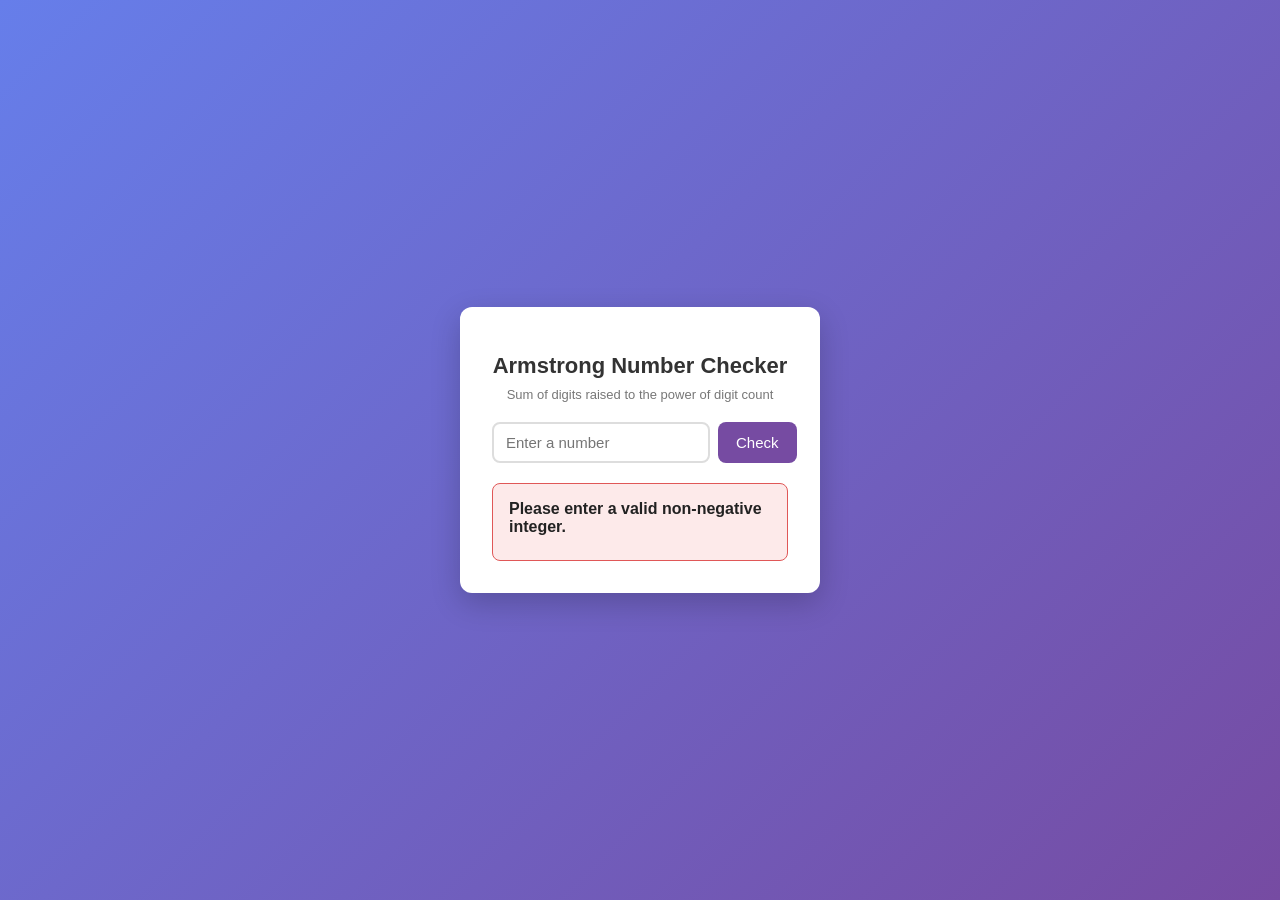
<file: externalexam/index.html>
<!DOCTYPE html>
<html lang="en">
<head>
<meta charset="UTF-8">
<title>Armstrong Number Checker</title>
<link rel="stylesheet" href="style.css">
</head>
<body>

<div class="container">
  <h1>Armstrong Number Checker</h1>
  <p class="subtitle">Sum of digits raised to the power of digit count</p>

  <div class="input-row">
    <input type="number" id="numInput" placeholder="Enter a number">
    <button onclick="checkArmstrong()">Check</button>
  </div>

  <div id="result"></div>
</div>

<script src="script.js"></script>
</body>
</html>
</file>
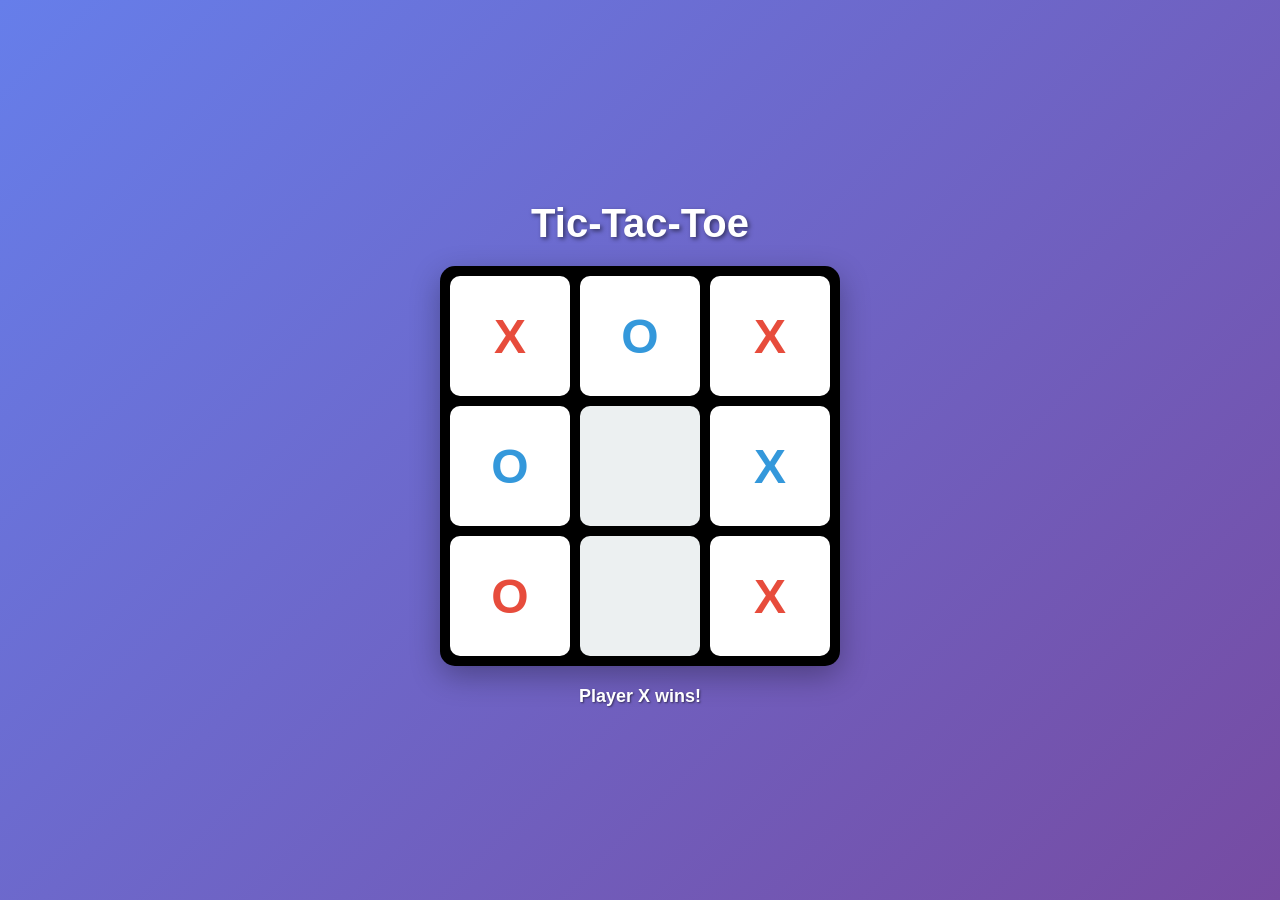
<file: tictactoe.html>
<!DOCTYPE html>
<html lang="en">
<head>
    <meta charset="UTF-8">
    <meta name="viewport" content="width=device-width, initial-scale=1.0">
    <title>Tic-Tac-Toe Game</title>
    <link rel="stylesheet" href="tictactoe.css">
</head>
<body>
    <h1>Tic-Tac-Toe</h1>
    <div class="game-board">
        <div class="cell">X</div>
        <div class="cell">O</div>
        <div class="cell">X</div>
        <div class="cell">O</div>
        <div class="cell"></div>
        <div class="cell">X</div>
        <div class="cell">O</div>
        <div class="cell"></div>
        <div class="cell">X</div>
    </div>
    <p>Player X wins!</p>
</body>
</html>
</file>
<file: externalexam/style.css>
* {
  box-sizing: border-box;
}

body {
  font-family: 'Segoe UI', Arial, sans-serif;
  background: linear-gradient(135deg, #667eea, #764ba2);
  min-height: 100vh;
  margin: 0;
  display: flex;
  align-items: center;
  justify-content: center;
}

.container {
  background: #fff;
  border-radius: 12px;
  box-shadow: 0 10px 30px rgba(0,0,0,0.2);
  padding: 32px;
  width: 360px;
  text-align: center;
}

h1 {
  font-size: 22px;
  margin-bottom: 8px;
  color: #333;
}

p.subtitle {
  font-size: 13px;
  color: #777;
  margin-top: 0;
  margin-bottom: 20px;
}

.input-row {
  display: flex;
  gap: 8px;
  margin-bottom: 20px;
}

input[type="number"] {
  flex: 1;
  padding: 10px 12px;
  border: 2px solid #ddd;
  border-radius: 8px;
  font-size: 15px;
  outline: none;
  transition: border-color 0.2s;
}

input[type="number"]:focus {
  border-color: #764ba2;
}

button {
  padding: 10px 18px;
  border: none;
  border-radius: 8px;
  background: #764ba2;
  color: #fff;
  font-size: 15px;
  cursor: pointer;
  transition: background 0.2s;
}

button:hover {
  background: #5e3a86;
}

#result {
  border-radius: 8px;
  padding: 16px;
  min-height: 20px;
  background: #f7f6fb;
  text-align: left;
}

#result.yes {
  background: #e6f9ee;
  border: 1px solid #34c77b;
}

#result.no {
  background: #fdeaea;
  border: 1px solid #e05757;
}

#result.error {
  background: #fdeaea;
  border: 1px solid #e05757;
}

.verdict {
  font-size: 16px;
  font-weight: 600;
  margin-bottom: 8px;
  color: #222;
}

.breakdown {
  font-family: 'Consolas', monospace;
  font-size: 13px;
  color: #555;
  line-height: 1.8;
}
</file>
<file: tictactoe.css>
body {
    font-family: Arial, sans-serif;
    display: flex;
    flex-direction: column;
    align-items: center;
    justify-content: center;
    height: 100vh;
    margin: 0;
    background: linear-gradient(135deg, #667eea 0%, #764ba2 100%);
    color: white;
}

h1 {
    color: #fff;
    margin-bottom: 20px;
    text-shadow: 2px 2px 4px rgba(0,0,0,0.5);
    font-size: 2.5em;
}

.game-board {
    display: grid;
    grid-template-columns: repeat(3, 120px);
    grid-template-rows: repeat(3, 120px);
    gap: 10px;
    background-color: #000;
    padding: 10px;
    border-radius: 15px;
    box-shadow: 0 10px 30px rgba(0,0,0,0.3);
}

.cell {
    background-color: #fff;
    display: flex;
    align-items: center;
    justify-content: center;
    font-size: 48px;
    font-weight: bold;
    border-radius: 10px;
    cursor: pointer;
    transition: all 0.3s ease;
    box-shadow: 0 4px 8px rgba(0,0,0,0.1);
}

.cell:hover {
    background-color: #f0f0f0;
    transform: scale(1.05);
    box-shadow: 0 6px 12px rgba(0,0,0,0.2);
}

.cell:nth-child(odd) {
    color: #e74c3c; /* Red for X */
}

.cell:nth-child(even) {
    color: #3498db; /* Blue for O */
}

.cell:empty {
    background-color: #ecf0f1;
}

p {
    margin-top: 20px;
    font-size: 18px;
    color: #fff;
    text-shadow: 1px 1px 2px rgba(0,0,0,0.5);
    font-weight: bold;
}
</file>
